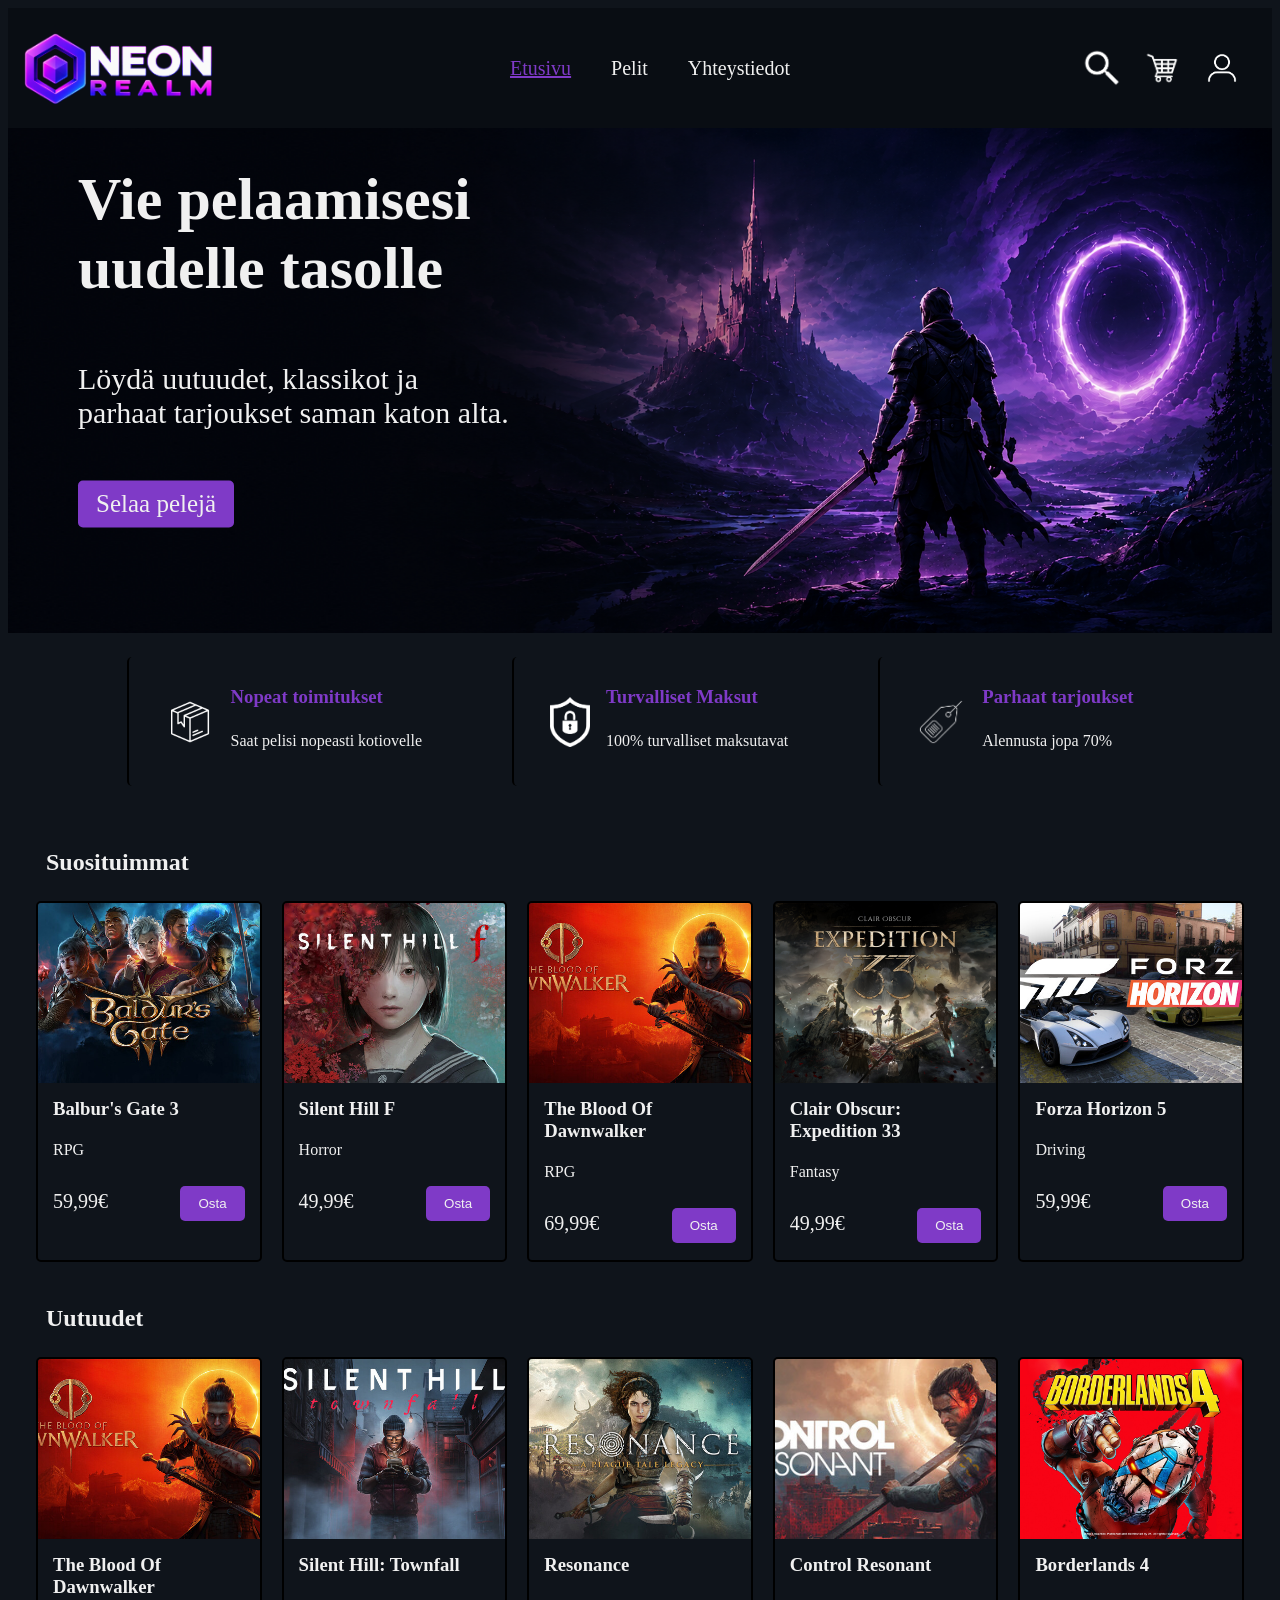
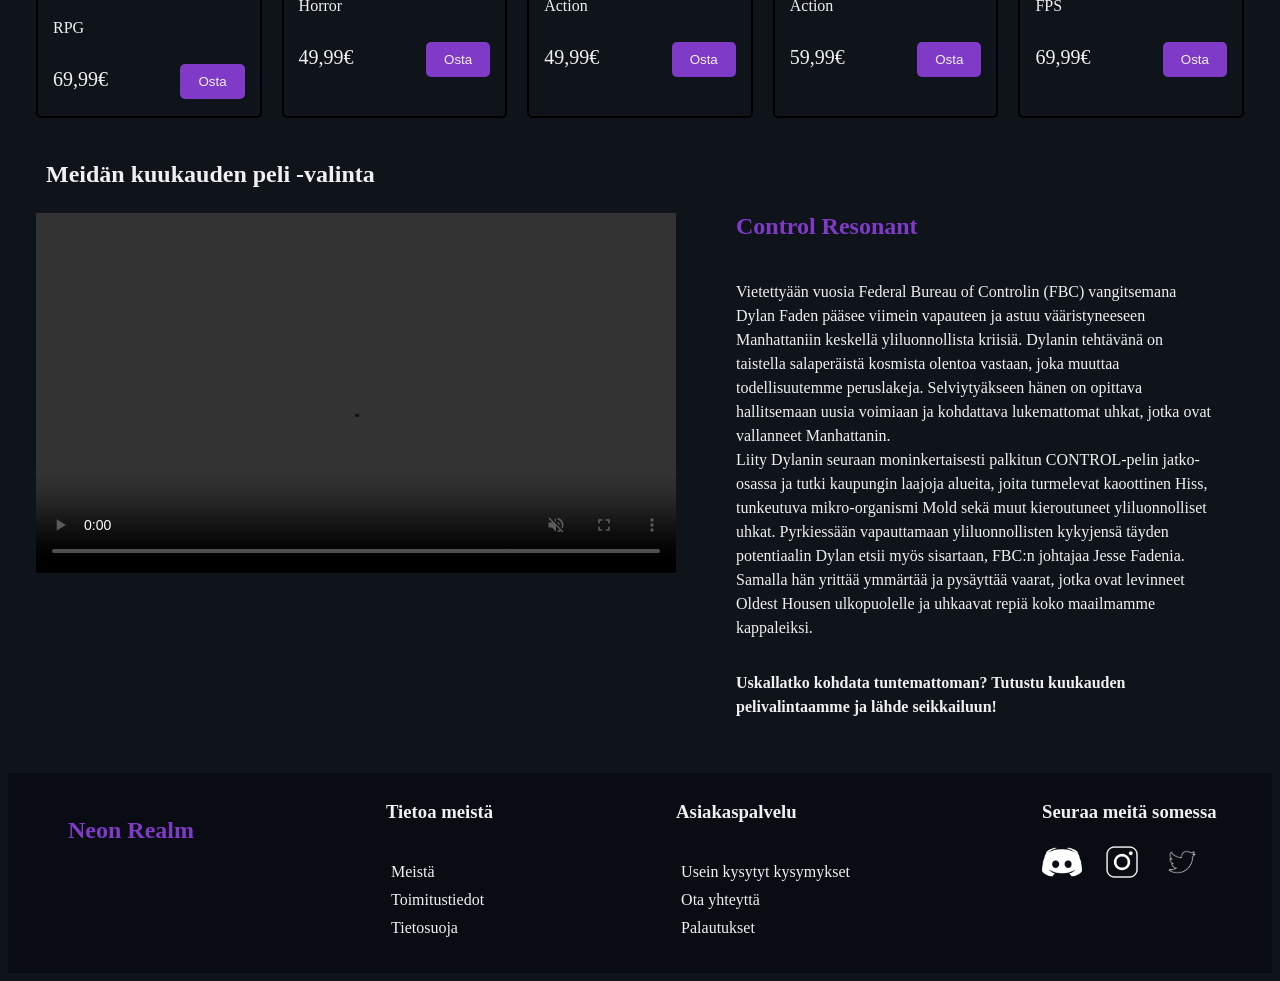
<file: index.html>
<!DOCTYPE html>
<html lang="fi">
<head>

    <title>Neon Realm</title>
    <meta charset="UTF-8">
    <meta name="author" content="Oona Ranta-Pantti">
    <meta name="viewport" content="width=device-width, initial-scale=1.0">
    <meta name="description" content="Neon Reaml">

    <link rel="stylesheet" href="css/style.css">
    <link rel="icon" type="image/x-icon" href="images/logos/favicon.ico">

    <!-- Fontti -->
    <link rel="preconnect" href="https://fonts.googleapis.com">
    <link rel="preconnect" href="https://fonts.gstatic.com" crossorigin>
    <link href="https://fonts.googleapis.com/css2?family=Montserrat:wght@100..900&display=swap" rel="stylesheet">
   
</head>
<body>
    
    <header>
         <img id=logo src="images/logos/logo.png" alt="logo" width="200px" height="100px">
        <nav>
            <a href="index.html" class="nykyinen">Etusivu</a>
            <a href="pelit.html">Pelit</a>
            <a href="yhteystiedot.html">Yhteystiedot</a>
        </nav>
        <div class="icons">
         <img src="images/logos/search.png" alt="Haku-kuvake" width="40px" height="40px">
         <img src="images/logos/cart.png" alt="Ostoskori-kuvake" width="40px" height="40px">
         <img src="images/logos/profile.png" alt="Profiili-kuvake" width="40px" height="40px">
        </div>
    </header>

    <main>
      
    <!-- Hero -->
     <section class="hero">
      <img src="images/hero.png" alt="Herokuva">
      <div class="banneri-teksti">
        <h1>Vie pelaamisesi <br> uudelle tasolle</h1>
        <p class="heroteksti">Löydä uutuudet, klassikot ja <br> parhaat tarjoukset saman katon alta.</p>
        <a href="pelit.html" class="painike">Selaa pelejä</a>
        </div>
     </section>

     <div class="vali">
      <article class="mainos">
         <img src="images/logos/packet.png" alt="Paketin kuva" width="50px" height="50px">
         <div class="mainos-teksti">
            <h3>Nopeat toimitukset</h3>
            <p>Saat pelisi nopeasti kotiovelle</p>
         </div>
      </article>

      <article class="mainos">
         <img src="images/logos/shield.png" alt="Kilven kuva" width="40px" height="50px">
         <div class="mainos-teksti">
            <h3>Turvalliset Maksut</h3>
            <p>100% turvalliset maksutavat</p>
         </div>
      </article>

      <article class="mainos">
         <img src="images/logos/sale.png" alt="Hintalappusen kuva" width="50px" height="50px">
         <div class="mainos-teksti">
            <h3>Parhaat tarjoukset</h3>
            <p>Alennusta jopa 70%</p>
         </div>
      </article>
     </div>

     <!-- Suosituimmat -->
     <section>
        <h2>Suosituimmat</h2>

        <div class="pelit">
         <article class="pelikortti">
            <img src="images/games/balbursgate3.jpg" alt="Balbur's gate 3 -pelin kuva">

            <div class="pelikortti-info">
               <h3>Balbur's Gate 3</h3>
               <p>RPG</p>
            
            <div class="pelikortti-osto">
               <p>59,99€</p>
               <button>Osta</button>
               </div>
            </div>
         </article>

         <article class="pelikortti">
            <img src="images/games/silenthillf.jpg" alt="Silent hill f -pelin kuva">

            <div class="pelikortti-info">
               <h3>Silent Hill F</h3>
               <p>Horror</p>
            
            <div class="pelikortti-osto">
               <p>49,99€</p>
               <button>Osta</button>
               </div>
            </div>
         </article>

         <article class="pelikortti">
            <img src="images/games/thebloodofdawnwalker.jpg" alt="The blood of dawnwalker -pelin kuva">

            <div class="pelikortti-info">
               <h3>The Blood Of Dawnwalker</h3>
               <p>RPG</p>
            
            <div class="pelikortti-osto">
               <p>69,99€</p>
               <button>Osta</button>
               </div>
            </div>
         </article>

         <article class="pelikortti">
            <img src="images/games/clairobscur33.jpg" alt="Clair Obscur: Expedition 33 -pelin kuva">

            <div class="pelikortti-info">
               <h3>Clair Obscur: Expedition 33</h3>
               <p>Fantasy</p>
            
            <div class="pelikortti-osto">
               <p>49,99€</p>
               <button>Osta</button>
               </div>
            </div>
         </article>

         <article class="pelikortti">
            <img src="images/games/forzahorizon5.jpg" alt="Forza Horizon 5 -pelin kuva">

            <div class="pelikortti-info">
               <h3>Forza Horizon 5</h3>
               <p>Driving</p>
            
            <div class="pelikortti-osto">
               <p>59,99€</p>
               <button>Osta</button>
               </div>
            </div>
         </article>
        </div>

     </section>

     <!-- Uutuudet -->
     <section>
        <h2>Uutuudet</h2>

        <div class="pelit">
         <article class="pelikortti">
            <img src="images/games/thebloodofdawnwalker.jpg" alt="The blood of dawnwalker -pelin kuva">

            <div class="pelikortti-info">
               <h3>The Blood Of Dawnwalker</h3>
               <p>RPG</p>
            
            <div class="pelikortti-osto">
               <p>69,99€</p>
               <button>Osta</button>
               </div>
            </div>
         </article>

         <article class="pelikortti">
            <img src="images/games/silenthilltown.jpg" alt="Silent hill townfall -pelin kuva">

            <div class="pelikortti-info">
               <h3>Silent Hill: Townfall</h3>
               <p>Horror</p>
            
            <div class="pelikortti-osto">
               <p>49,99€</p>
               <button>Osta</button>
               </div>
            </div>
         </article>

         <article class="pelikortti">
            <img src="images/games/resonance.jpg" alt="Resonance -pelin kuva">

            <div class="pelikortti-info">
               <h3>Resonance</h3>
               <p>Action</p>
            
            <div class="pelikortti-osto">
               <p>49,99€</p>
               <button>Osta</button>
               </div>
            </div>
         </article>

         <article class="pelikortti">
            <img src="images/games/controlresonant.jpg" alt="Control Resonant -pelin kuva">

            <div class="pelikortti-info">
               <h3>Control Resonant</h3>
               <p>Action</p>
            
            <div class="pelikortti-osto">
               <p>59,99€</p>
               <button>Osta</button>
               </div>
            </div>
         </article>

         <article class="pelikortti">
            <img src="images/games/borderlands4.jpg" alt="Borderlands 4 -pelin kuva">

            <div class="pelikortti-info">
               <h3>Borderlands 4</h3>
               <p>FPS</p>
            
            <div class="pelikortti-osto">
               <p>69,99€</p>
               <button>Osta</button>
               </div>
            </div>
         </article>
        </div>
     </section>

     
     <section class="kuukauden-peli">
      <h2>Meidän kuukauden peli -valinta</h2>

      <div class="traileri">
            <video controls width="640" height="360" muted autoplay preload="auto" loop>
               <source src="images/CONTROL Resonant - Launch Trailer.mp4" type="audio/mpeg">
            </video>
            <!-- Koodi napattu suoraan viimevuoden kurssin materiaaleista :D -->

        <div class="control">
         <h2>Control Resonant</h2>
         <p>Vietettyään vuosia Federal Bureau of Controlin (FBC) vangitsemana Dylan Faden pääsee 
            viimein vapauteen ja astuu vääristyneeseen Manhattaniin keskellä yliluonnollista 
            kriisiä. Dylanin tehtävänä on taistella salaperäistä kosmista olentoa vastaan, 
            joka muuttaa todellisuutemme peruslakeja. Selviytyäkseen hänen on opittava 
            hallitsemaan uusia voimiaan ja kohdattava lukemattomat uhkat, jotka ovat vallanneet 
            Manhattanin. <br> 
            Liity Dylanin seuraan moninkertaisesti palkitun CONTROL-pelin 
            jatko-osassa ja tutki kaupungin laajoja alueita, joita turmelevat kaoottinen Hiss, 
            tunkeutuva mikro-organismi Mold sekä muut kieroutuneet yliluonnolliset uhkat. 
            Pyrkiessään vapauttamaan yliluonnollisten kykyjensä täyden potentiaalin Dylan etsii 
            myös sisartaan, FBC:n johtajaa Jesse Fadenia. Samalla hän yrittää ymmärtää ja 
            pysäyttää vaarat, jotka ovat levinneet Oldest Housen ulkopuolelle ja uhkaavat repiä 
            koko maailmamme kappaleiksi.</p>
            <p><strong>Uskallatko kohdata tuntemattoman? Tutustu kuukauden pelivalintaamme ja lähde seikkailuun!</strong></p>
        </div>
        </div>
        

        </section>
     

     </main>

     <footer>
        <h2 class="korostus">Neon Realm</h2>

        <div class="kasa">
           <h3>Tietoa meistä</h3>
            <ul>
               <li>Meistä</li>
               <li>Toimitustiedot</li>
               <li>Tietosuoja</li>
            </ul>
        </div>

        <div class="kasa">
           <h3>Asiakaspalvelu</h3>
            <ul>
               <li>Usein kysytyt kysymykset</li>
               <li>Ota yhteyttä</li>
               <li>Palautukset</li>
            </ul>
        </div>

        <div class="footer-icons">
        <h3>Seuraa meitä somessa</h3>
        <div class="icons">
         <img src="images/logos/discord.webp" alt="Discord -kuvake" width="40px" height="40px">
         <img src="images/logos/insta.png" alt="Instagram -kuvake" width="40px" height="40px">
         <img src="images/logos/twitter.png" alt="Twitter -kuvake" width="40px" height="40px">
        </div>
        </div>
     </footer>

</body>
</html>
</file>
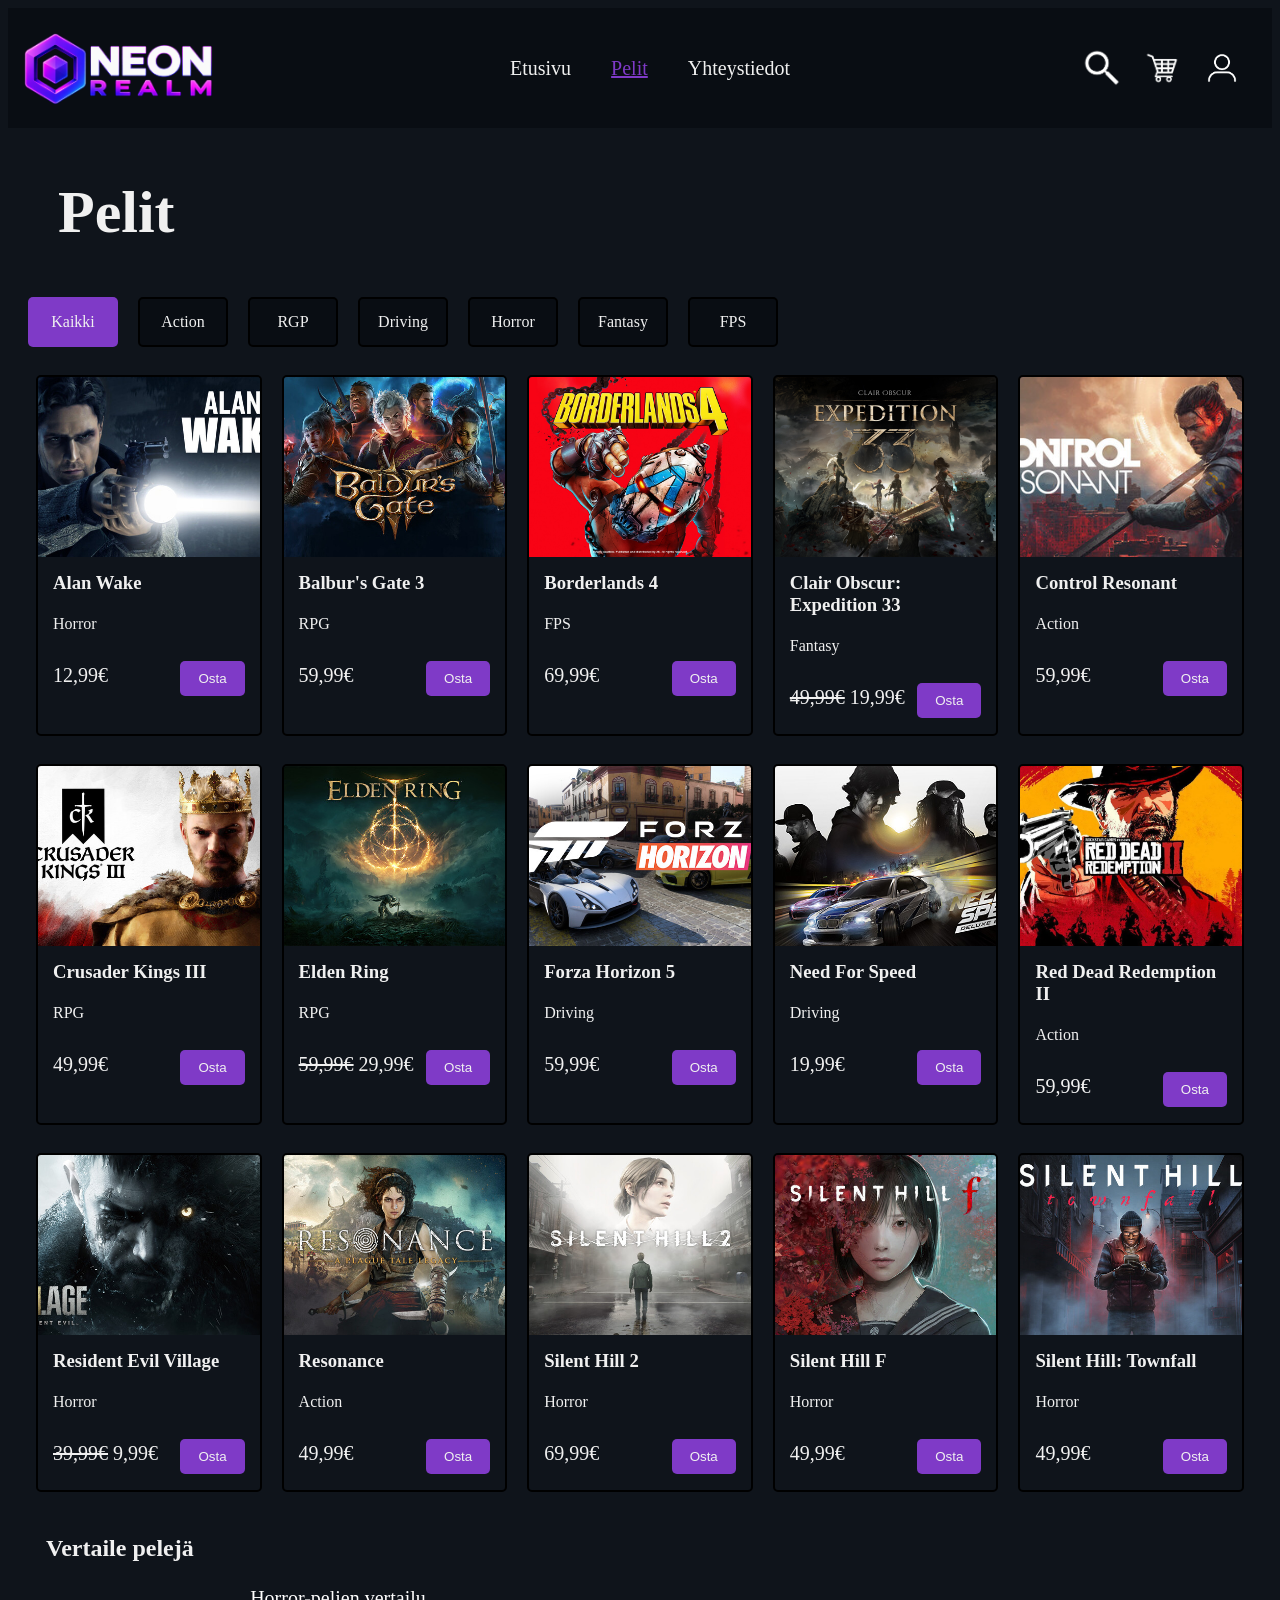
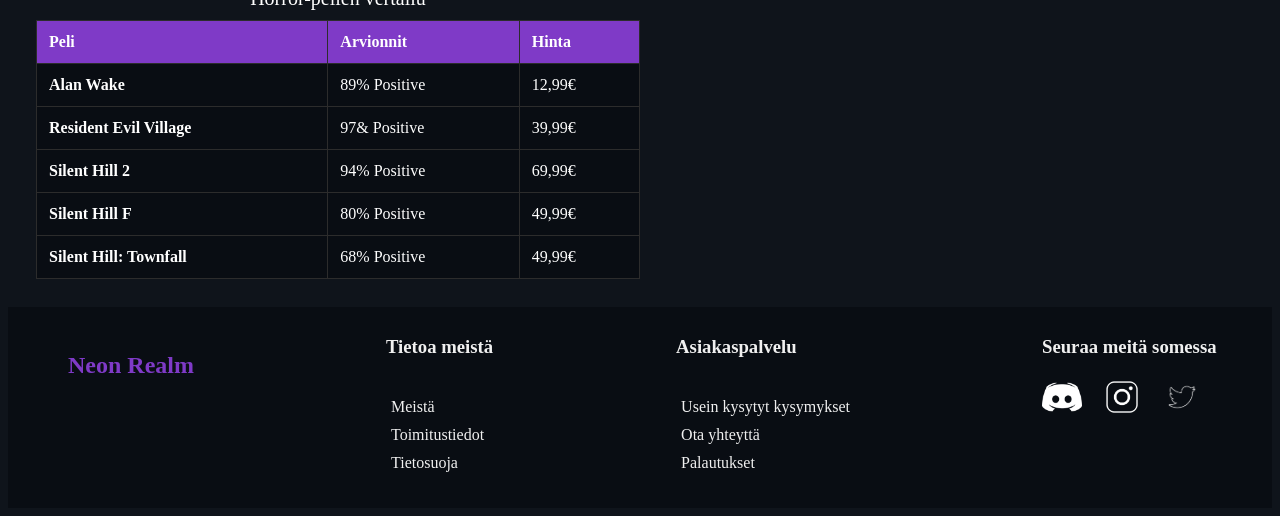
<file: pelit.html>
<!DOCTYPE html>
<html lang="fi">
<head>

    <title>Neon Realm</title>
    <meta charset="UTF-8">
    <meta name="author" content="Oona Ranta-Pantti">
    <meta name="viewport" content="width=device-width, initial-scale=1.0">
    <meta name="description" content="Pelit">

    <link rel="stylesheet" href="css/style.css">
    <link rel="icon" type="image/x-icon" href="images/logos/favicon.ico">

    <!-- Fontti -->
    <link rel="preconnect" href="https://fonts.googleapis.com">
    <link rel="preconnect" href="https://fonts.gstatic.com" crossorigin>
    <link href="https://fonts.googleapis.com/css2?family=Montserrat:wght@100..900&display=swap" rel="stylesheet">
   
</head>

<body>

    <header>
      <img id=logo src="images/logos/logo.png" alt="logo" width="200px" height="100px">
        <nav>
            <a href="index.html">Etusivu</a>
            <a href="pelit.html" class="nykyinen">Pelit</a>
            <a href="yhteystiedot.html">Yhteystiedot</a>
        </nav>
        <div class="icons">
         <img src="images/logos/search.png" alt="Haku" width="40px" height="40px">
         <img src="images/logos/cart.png" alt="Ostoskori" width="40px" height="40px">
         <img src="images/logos/profile.png" alt="Profiili" width="40px" height="40px">
        </div>
    </header>

    <main>

    <h1 class="pelit-otsikko">Pelit</h1>
    <div class="peli-navi">
        <div class="palikka-kaikki">
            <p>Kaikki</p>
        </div>
        <div class="palikka">
            <p>Action</p>
        </div>
        <div class="palikka">
            <p>RGP</p>
        </div>
        <div class="palikka">
            <p>Driving</p>
        </div>
        <div class="palikka">
            <p>Horror</p>
        </div>
        <div class="palikka">
            <p>Fantasy</p>
        </div>
        <div class="palikka">
            <p>FPS</p>
        </div>
    </div>

    <section>
    <div class="pelit">
         <article class="pelikortti">
            <img src="images/games/alanwake.jpg" alt="Alan Wake -pelin kuva">

            <div class="pelikortti-info">
               <h3>Alan Wake</h3>
               <p>Horror</p>
            
            <div class="pelikortti-osto">
               <p>12,99€</p>
               <button>Osta</button>
               </div>
            </div>
         </article>

         <article class="pelikortti">
            <img src="images/games/balbursgate3.jpg" alt="Balbur's Gate 3 -pelin kuva">

            <div class="pelikortti-info">
               <h3>Balbur's Gate 3</h3>
               <p>RPG</p>
            
            <div class="pelikortti-osto">
               <p>59,99€</p>
               <button>Osta</button>
               </div>
            </div>
         </article>

         <article class="pelikortti">
            <img src="images/games/borderlands4.jpg" alt="The blood of dawnwalker -pelin kuva">

            <div class="pelikortti-info">
               <h3>Borderlands 4</h3>
               <p>FPS</p>
            
            <div class="pelikortti-osto">
               <p>69,99€</p>
               <button>Osta</button>
               </div>
            </div>
         </article>

         <article class="pelikortti">
            <img src="images/games/clairobscur33.jpg" alt="Clair Obscur: Expedition 33 -pelin kuva">

            <div class="pelikortti-info">
               <h3>Clair Obscur: Expedition 33</h3>
               <p>Fantasy</p>
            
            <div class="pelikortti-osto">
               <p><del>49,99€</del> 19,99€</p>
               <button>Osta</button>
               </div>
            </div>
         </article>

         <article class="pelikortti">
            <img src="images/games/controlresonant.jpg" alt="Control Resonant -pelin kuva">

            <div class="pelikortti-info">
               <h3>Control Resonant</h3>
               <p>Action</p>
            
            <div class="pelikortti-osto">
               <p>59,99€</p>
               <button>Osta</button>
               </div>
            </div>
         </article>
        </div>
    </section>

    <section>
    <div class="pelit">
         <article class="pelikortti">
            <img src="images/games/crusaderkings3.jpg" alt="Crusader kings 3 -pelin kuva">

            <div class="pelikortti-info">
               <h3>Crusader Kings III</h3>
               <p>RPG</p>
            
            <div class="pelikortti-osto">
               <p>49,99€</p>
               <button>Osta</button>
               </div>
            </div>
         </article>

         <article class="pelikortti">
            <img src="images/games/eldenring.jpg" alt="Elden ring -pelin kuva">

            <div class="pelikortti-info">
               <h3>Elden Ring</h3>
               <p>RPG</p>
            
            <div class="pelikortti-osto">
               <p><del>59,99€</del> 29,99€</p>
               <button>Osta</button>
               </div>
            </div>
         </article>

         <article class="pelikortti">
            <img src="images/games/forzahorizon5.jpg" alt="Forza Horizon 5 -pelin kuva">

            <div class="pelikortti-info">
               <h3>Forza Horizon 5</h3>
               <p>Driving</p>
            
            <div class="pelikortti-osto">
               <p>59,99€</p>
               <button>Osta</button>
               </div>
            </div>
         </article>

         <article class="pelikortti">
            <img src="images/games/needforspeed.jpg" alt="Need for speed -pelin kuva">

            <div class="pelikortti-info">
               <h3>Need For Speed</h3>
               <p>Driving</p>
            
            <div class="pelikortti-osto">
               <p>19,99€</p>
               <button>Osta</button>
               </div>
            </div>
         </article>

         <article class="pelikortti">
            <img src="images/games/readdeadredemption2.webp" alt="Red Dead Redemption 2 -pelin kuva">

            <div class="pelikortti-info">
               <h3>Red Dead Redemption II</h3>
               <p>Action</p>
            
            <div class="pelikortti-osto">
               <p>59,99€</p>
               <button>Osta</button>
               </div>
            </div>
        </article>
        </div>
    </section>

    <section>
    <div class="pelit">
         <article class="pelikortti">
            <img src="images/games/residentevil8.jpg" alt="Resident Evil Village -pelin kuva">

            <div class="pelikortti-info">
               <h3>Resident Evil Village</h3>
               <p>Horror</p>
            
            <div class="pelikortti-osto">
               <p><del>39,99€</del> 9,99€</p>
               <button>Osta</button>
               </div>
            </div>
         </article>

         <article class="pelikortti">
            <img src="images/games/resonance.jpg" alt="Resonance -pelin kuva">

            <div class="pelikortti-info">
               <h3>Resonance</h3>
               <p>Action</p>
            
            <div class="pelikortti-osto">
               <p>49,99€</p>
               <button>Osta</button>
               </div>
            </div>
         </article>

         <article class="pelikortti">
            <img src="images/games/silenthill2.jpg" alt="Silent Hill 2 -pelin kuva">

            <div class="pelikortti-info">
               <h3>Silent Hill 2</h3>
               <p>Horror</p>
            
            <div class="pelikortti-osto">
               <p>69,99€</p>
               <button>Osta</button>
               </div>
            </div>
         </article>

         <article class="pelikortti">
            <img src="images/games/silenthillf.jpg" alt="Silent Hill F -pelin kuva">

            <div class="pelikortti-info">
               <h3>Silent Hill F</h3>
               <p>Horror</p>
            
            <div class="pelikortti-osto">
               <p>49,99€</p>
               <button>Osta</button>
               </div>
            </div>
         </article>

         <article class="pelikortti">
            <img src="images/games/silenthilltown.jpg" alt="Silent Hill Townfall -pelin kuva">

            <div class="pelikortti-info">
               <h3>Silent Hill: Townfall</h3>
               <p>Horror</p>
            
            <div class="pelikortti-osto">
               <p>49,99€</p>
               <button>Osta</button>
               </div>
            </div>
         </article>
         
        </div>
    </section>


    <!-- En keksiny taulukolle oikeen mitään käyttöä nii tämmöne tuli -->
    <section class="taulukko">
      <h2>Vertaile pelejä</h2>
      <table>
         <caption>Horror-pelien vertailu</caption>
         <thead>
            <tr>
               <th>Peli</th>
               <th>Arvionnit</th>
               <th>Hinta</th>
            </tr>
         </thead>
         <tbody>
            <tr>
               <th>Alan Wake</th>
               <td>89% Positive</td>
               <td>12,99€</td>
            </tr>
            <tr>
               <th>Resident Evil Village</th>
               <td>97& Positive</td>
               <td>39,99€</td>
            </tr>
            <tr>
               <th>Silent Hill 2</th>
               <td>94% Positive</td>
               <td>69,99€</td>
            </tr>
            <tr>
               <th>Silent Hill F</th>
               <td>80% Positive</td>
               <td>49,99€</td>
            </tr>
            <tr>
               <th>Silent Hill: Townfall</th>
               <td>68% Positive</td>
               <td>49,99€</td>
            </tr>
         </tbody>
      </table>
    </section>

    </main>

    <footer>
        <h2 class="korostus">Neon Realm</h2>

        <div class="kasa">
           <h3>Tietoa meistä</h3>
            <ul>
               <li>Meistä</li>
               <li>Toimitustiedot</li>
               <li>Tietosuoja</li>
            </ul>
        </div>

        <div class="kasa">
           <h3>Asiakaspalvelu</h3>
            <ul>
               <li>Usein kysytyt kysymykset</li>
               <li>Ota yhteyttä</li>
               <li>Palautukset</li>
            </ul>
        </div>

        <div class="footer-icons">
        <h3>Seuraa meitä somessa</h3>
        <div class="icons">
         <img src="images/logos/discord.webp" alt="Discord -kuvake" width="40px" height="40px">
         <img src="images/logos/insta.png" alt="Instagram -kuvake" width="40px" height="40px">
         <img src="images/logos/twitter.png" alt="Twitter -kuvake" width="40px" height="40px">
        </div>
        </div>
     </footer>
</body>
</file>
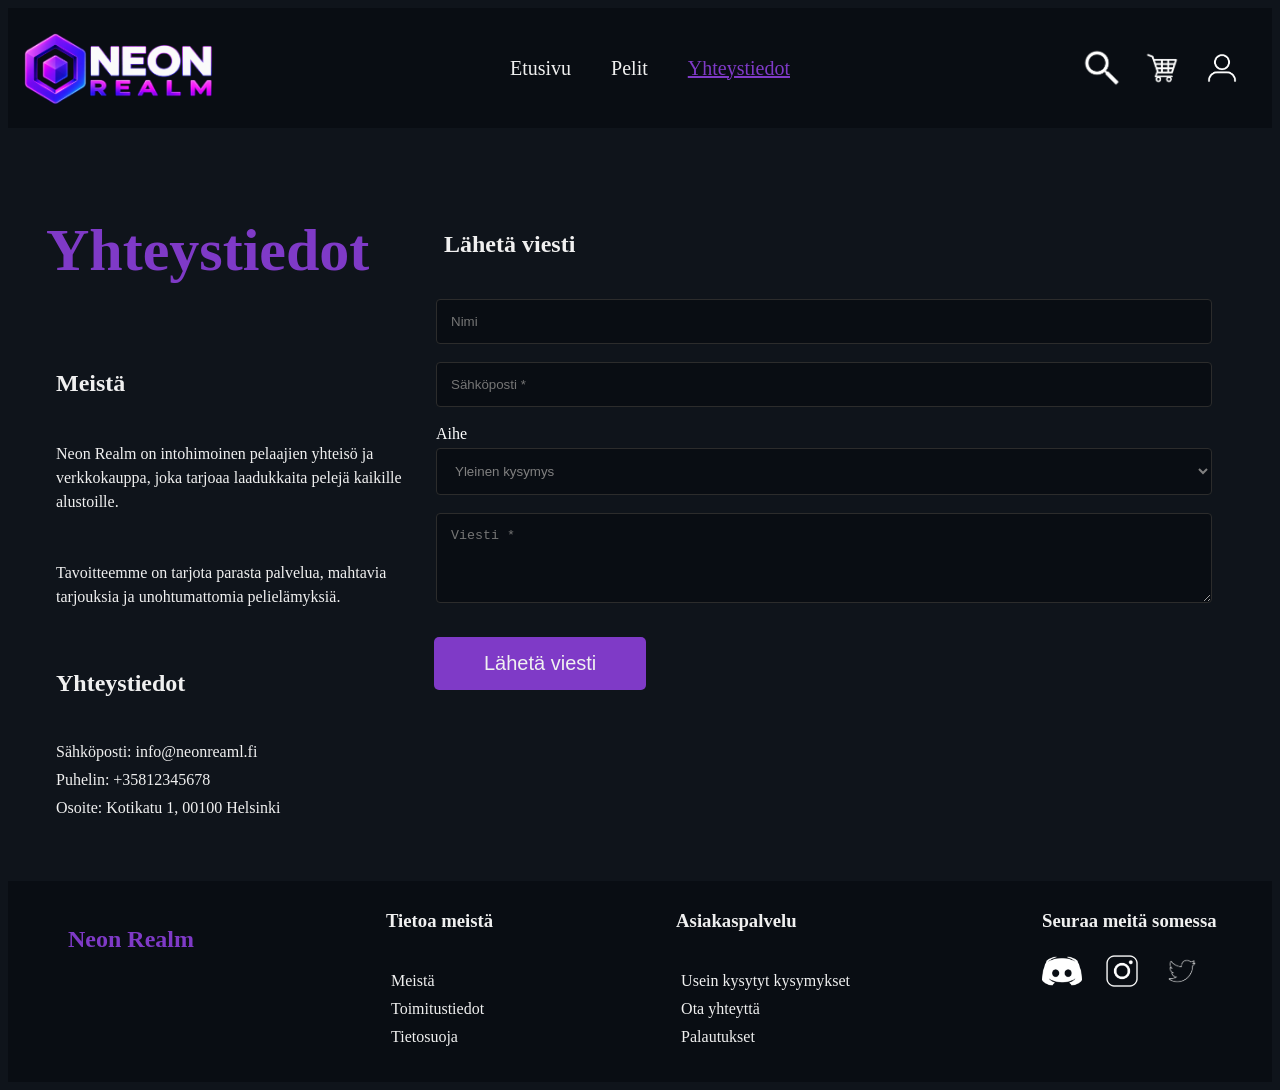
<file: yhteystiedot.html>
<!DOCTYPE html>
<html lang="fi">
<head>

    <title>Neon Realm</title>
    <meta charset="UTF-8">
    <meta name="author" content="Oona Ranta-Pantti">
    <meta name="viewport" content="width=device-width, initial-scale=1.0">
    <meta name="description" content="Yhteystiedot">

    <link rel="stylesheet" href="css/style.css">
    <link rel="icon" type="image/x-icon" href="images/logos/favicon.ico">

    <!-- Fontti -->
    <link rel="preconnect" href="https://fonts.googleapis.com">
    <link rel="preconnect" href="https://fonts.gstatic.com" crossorigin>
    <link href="https://fonts.googleapis.com/css2?family=Montserrat:wght@100..900&display=swap" rel="stylesheet">
   
</head>

<body>
    
        <header>
         <img id=logo src="images/logos/logo.png" alt="logo" width="200px" height="100px">
        <nav>
            <a href="index.html">Etusivu</a>
            <a href="pelit.html">Pelit</a>
            <a href="yhteystiedot.html" class="nykyinen">Yhteystiedot</a>
        </nav>
        <div class="icons">
         <img src="images/logos/search.png" alt="Haku" width="40px" height="40px">
         <img src="images/logos/cart.png" alt="Ostoskori" width="40px" height="40px">
         <img src="images/logos/profile.png" alt="Profiili" width="40px" height="40px">
        </div>
    </header>

    <main>

    <section class="yhteydenotto">

        <div class="meista">
            <h1 class="yhteystiedot-otsikko">Yhteystiedot</h1>
            <h2>Meistä</h2>
            <p>Neon Realm on intohimoinen pelaajien yhteisö ja verkkokauppa, joka tarjoaa
                laadukkaita pelejä kaikille alustoille.</p>
            <p>Tavoitteemme on tarjota parasta palvelua, mahtavia tarjouksia ja unohtumattomia pelielämyksiä.</p>

            <h2>Yhteystiedot</h2>
            <ul>
            <li>Sähköposti: <a href="mailto:info@neonrealm.fi">info@neonreaml.fi</a></li>
            <li>Puhelin: <a href="tel:+35812345678">+35812345678</a></li>
            <li>Osoite: Kotikatu 1, 00100 Helsinki</li>
            </ul>
        </div>

        <div class="viesti">
            <h2 class="yhth2">Lähetä viesti</h2>
            <form action="#" method="viesti">
            <fieldset>
                <div class="kentta">
                    <label for="nimi"></label>
                    <input type="text" id="nimi" name="nimi" placeholder="Nimi" autocomplete="name" maxlength="100">
                </div>
                <div class="kentta">
                    <label for="sposti"></label>
                    <input type="email" id="sposti" name="sposti" placeholder="Sähköposti *" autocomplete="email" maxlength="100" required>
                </div>

                    <label for="aihe">Aihe</label>
                    <select name="aihe" id="aihe">
                    <option value="yleinenkysymys">Yleinen kysymys</option>
                    <option value="parannusehdotus">Parannusehdotus</option>
                    <option value="maksuasia">Maksuasia</option>
                    <option value="jotain">Jotain</option>
                    </select>

                <div class="kentta">
                    <label for="viesti"></label>
                    <textarea name="viesti" id="viesti" rows="4" placeholder="Viesti *" required></textarea>
                </div>
            </fieldset>
            </form>    

            <button type="submit" class="painike2">Lähetä viesti</button>
        </div>
    </section>

    </main>

    <footer>
        <h2 class="korostus">Neon Realm</h2>

        <div class="kasa">
           <h3>Tietoa meistä</h3>
            <ul>
               <li>Meistä</li>
               <li>Toimitustiedot</li>
               <li>Tietosuoja</li>
            </ul>
        </div>

        <div class="kasa">
           <h3>Asiakaspalvelu</h3>
            <ul>
               <li>Usein kysytyt kysymykset</li>
               <li>Ota yhteyttä</li>
               <li>Palautukset</li>
            </ul>
        </div>

        <div class="footer-icons">
        <h3>Seuraa meitä somessa</h3>
        <div class="icons">
         <img src="images/logos/discord.webp" alt="Discord -kuvake" width="40px" height="40px">
         <img src="images/logos/insta.png" alt="Instagram -kuvake" width="40px" height="40px">
         <img src="images/logos/twitter.png" alt="Twitter -kuvake" width="40px" height="40px">
        </div>
        </div>
     </footer>
</body>
</file>
<file: css/style.css>
* {
    box-sizing: border-box;
}

.montserrat {
    font-family: "Montserrat", sans-serif;
}

body {
    background-color: #0F141B;  
}

header {
    background-color: #090D13;
    padding: 10px;
    display: flex;
    justify-content: space-between;
    align-items: center;
}

/* NAVIGAATIO */
nav {
    display: flex;
    gap: 40px;
    padding: 10px;
    font-size: 20px;
}

.icons {
    display: flex;
    gap: 20px;
    padding-right: 20px;
}

/* HERO */
.hero {
    margin: 0px;
    min-height: 380px;
    position: relative;
}

.banneri-teksti {
    position: absolute;
    top: 50%;
    transform: translateY(-70%);
    left: 20px;
}

.hero img {
    width: 100%;
    height: 100%;
}

.heroteksti {
    padding: 0px 15px 30px 50px;
    font-size: 30px;
}

.hero a {
    font-size: 25px;
}

/* VÄLIMAINOS */
.vali {
    display: flex;
    justify-content: center;
    padding: 20px;
    gap: 20px;
}

.mainos {
    display: flex;
    border-left: 2px solid black;
    border-radius: 5px;
    padding: 10px 20px;
    align-items: center;
    justify-content: space-between;
    margin: 0 20px;
}

.mainos img {
    margin: 16px;
}

.mainos h3 {
    color: #7F3AC7;
}


section {
    margin: 28px;
}


/* PELIKORTIT */
.pelit {
    display: grid;
    grid-template-columns: repeat(5, minmax(0, 1fr));
    gap: 20px;
}

.pelikortti {
    width: 100%;
    border: 2px solid black;
    border-radius: 5px;
    overflow: hidden;
    flex-wrap: nowrap;
}

.pelikortti img {
    width: 100%;
    height: 180px;
    object-fit: cover;
    display: block;
}

.pelikortti-info {
    padding: 15px;
}

.pelikortti-info h3 {
    margin: 0;
}

.pelikortti-osto p {
    margin: 0;
}

.pelikortti-osto {
    display: flex;
    justify-content: space-between;
    align-items: center;
}

.pelikortti-osto p {
    font-size: 20px;
}


/* KUUKAUDEN PELI */
.traileri {
    display: flex;
    align-items: flex-start;
    gap: 40px;
}

.control {
    max-width: 800px;
    padding: 0 20px;
}

.control p {
    line-height: 1.5em;
}

.control h2 {
    padding: 0 0 15px 0;
    margin-top: 0;
    color: #7F3AC7;
}


/* FOOTER */
footer {
    background-color: #090D13;
    padding: 10px 50px;
    display: flex;
    justify-content: space-between;
}

.kasa {
    display: flex;
    flex-direction: column;
}

ul {
    color: #F0F0F0;
    list-style: none;
    padding: 0px 5px 5px 0px;
}

li {
    padding: 5px;
}

.footer-icons {
    display: flex;
    flex-direction: column;
}



/* OTSIKOT */
h1 {
    color: #F0F0F0;
    font-weight: 800;
    padding: 50px 15px 10px 50px;
    font-size: 60px;
}

h2 {
    color: #F0F0F0;
    font-weight: 700;
    padding: 15px 10px 5px 10px;
}

h3 {
    color: #F0F0F0;
    font-weight: 600;
}



p {
    color: #F0F0F0;
    font-weight: 400;
    padding: 5px 10px 10px 0px;
}

.korostus {
    color: #7F3AC7;
}


/* LINKIT */
.nykyinen {
    color: #7F3AC7;
    text-decoration: underline;
}

.painike {
    background-color: #7F3AC7;
    padding: 10px 18px;
    border-radius: 5px;
    margin: 50px;
}

button {
    background-color: #7F3AC7;
    padding: 10px 18px;
    border-radius: 5px;
    color: #F0F0F0;
    cursor: pointer;
    border: 0;
}

a {
    color: #F0F0F0;
    text-decoration: none;  
}

a:not(.painike):hover, a:not(.painike):focus-visible {
    color: #7F3AC7;
}


/* Pelit-sivu */
.pelit-otsikko {
    padding: 10px 15px 10px 50px;
}

.peli-navi {
    display: flex;
    gap: 20px;
    margin: 20px;
    flex-wrap: wrap;
}
.palikka {
    display: flex;
    justify-content: center;
    align-items: center;
    border: 2px solid black;
    border-radius: 5px;
    width: 90px;
    height: 50px;
    background-color: #090D13;
}

.palikka p {
    padding: 0;
}

.palikka-kaikki p {
    padding: 0;
}

.palikka-kaikki
{
    display: flex;
    justify-content: center;
    align-items: center;
    border-radius: 5px;
    background-color: #7F3AC7;
    width: 90px;
    height: 50px;
}

.pelit-pelit {
    margin: 20px;
}

/* Taulukko */
table {
    width: 50%;
    color: white;
    background-color: #090D13;
    border-collapse: collapse;
}

caption {
    margin-bottom: 10px;
    font-size: 20px;
}

thead {
    background-color: #7F3AC7;
}

th {
    font-weight: 600;
}

th, td {
    border: 1px solid rgb(44, 44, 44);
    padding: 12px;
    text-align: left;
}


/* Yhteystiedot-sivu */
.yhteystiedot-otsikko {
    padding: 0;
    color: #7F3AC7;
}
.yhteydenotto {
    display: flex;
    justify-content: space-between;
    padding: 10px;
}

.yhteydenotto ul {
    margin-left: 5px;
}

.meista {
    display: flex;
    flex-direction: column;
    max-width: 600px;
}

.meista p {
    padding-left: 10px;
    line-height: 1.5em;
}


/* Lomake */
.yhth2 {
    margin-top: 50px;
}

form {
    width: 800px;
}

fieldset {
    border: none;
    padding: 16px 20px 16px 0;
}

.kentta {
    margin-bottom: 18px;
}

input, textarea {
    color: white;
}

select {
    color: gray;
    margin: 5px 18px 18px 0;
}

input, select, textarea {
    display: block;
    width: 100%;
    background-color: #090D13;
    border: 1px solid rgb(44, 44, 44);
    border-radius: 4px;
    padding: 14px;
}

label {
    color: white;
}

input:user-invalid, textarea:user-invalid {
    border: 2px solid red;
}

.painike2 {
    background-color: #7F3AC7;
    padding: 15px 50px;
    border-radius: 5px;
    font-size: 20px;
}
</file>
